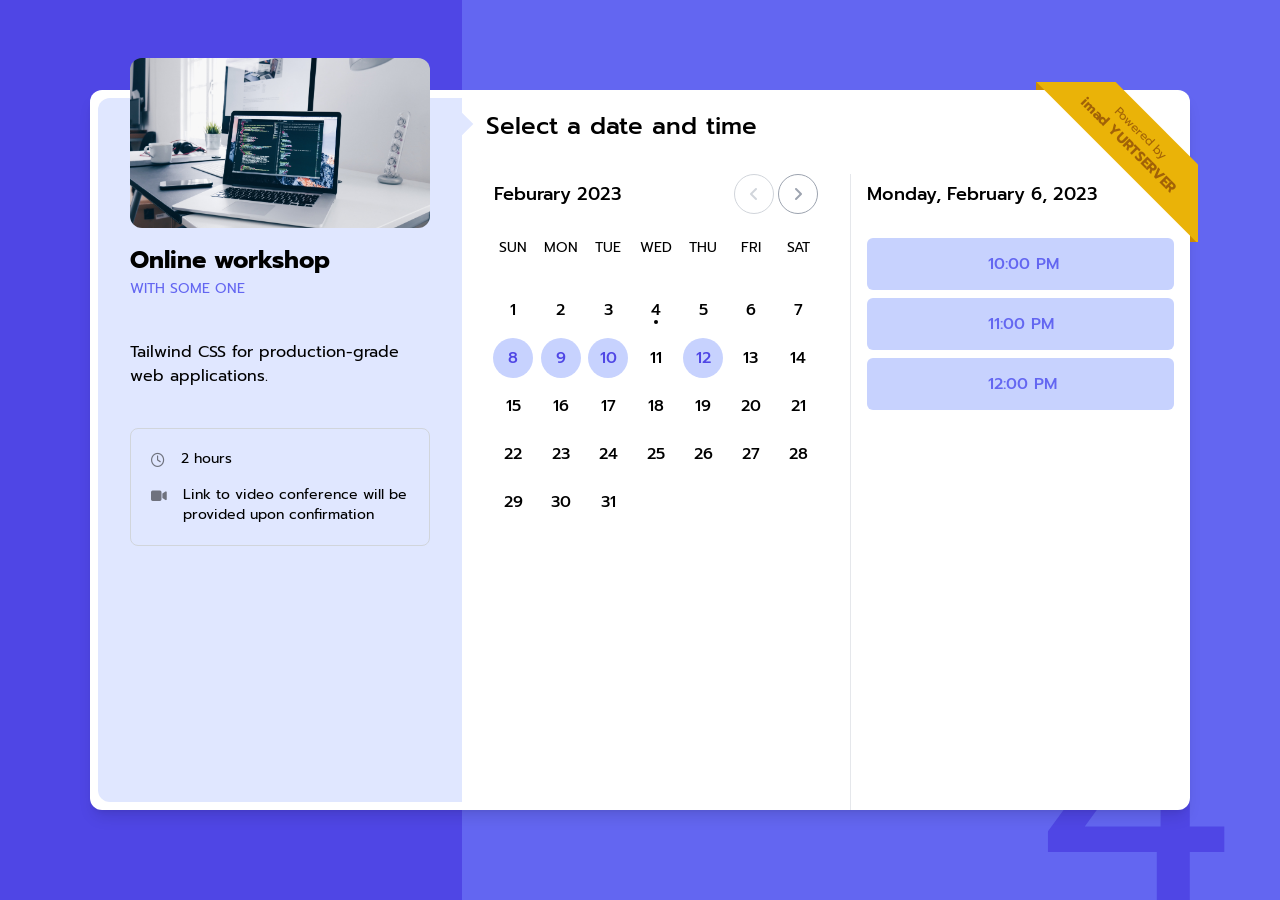
<file: index.html>
<!DOCTYPE html>
<html lang="en">
  <head>
    <meta charset="UTF-8" />
    <link rel="icon" type="image/svg+xml" href="/vite.svg" />
    <meta name="viewport" content="width=device-width, initial-scale=1.0" />
    <title>Vite App</title>
    <link rel="preconnect" href="https://fonts.googleapis.com" />
    <link rel="preconnect" href="https://fonts.gstatic.com" crossorigin />
    <link rel="stylesheet" href="https://cdnjs.cloudflare.com/ajax/libs/font-awesome/6.2.1/css/all.min.css" />
    <link href="https://fonts.googleapis.com/css2?family=Prompt:wght@100;200;300;400;500;600;700;800;900&display=swap" rel="stylesheet" />
    <style>
      body {
        font-family: "Prompt", sans-serif;
      }
    </style>
    <script type="module" crossorigin src="/assets/index-3f57433e.js"></script>
    <link rel="stylesheet" href="/assets/index-01c0b970.css">
  </head>
  <!-- bg-[conic-gradient(at_bottom,_var(--tw-gradient-stops))] from-indigo-500 via-indigo-600 to-indigo-700 -->
  <body class="lg:overflow-hidden bg-indigo-600 relative">
    <div class="h-screen overflow-hidden max-[1025px]:h-full max-[1225px]:py-20 max-[1225px]:px-5 flex items-center justify-center relative z-10">
      <div class="absolute text-[20rem] bottom-[-140px] right-12 text-indigo-600 max-lg:hidden z-0" id="currentDay">15</div>

      <div class="container">
        <div class="bg-white rounded-xl shadow-lg flex max-lg:flex-col gap-4 max-w-[1100px] mx-auto min-h-[700px] relative">
          <!-- Ribbon -->
          <div
            class="absolute -top-2 -right-2 h-40 w-48 overflow-hidden after:absolute after:top-0 after:left-[30px] after:z-[10] after:border-4 after:border-yellow-600 before:absolute before:right-0 before:bottom-[0px] before:z-[10] before:border-4 before:border-yellow-600"
          >
            <div class="absolute -right-20 top-[30px] w-72 rotate-45 bg-yellow-500 py-2.5 text-center z-20 text-white">
              <div class="text-xs text-yellow-700">Powered by</div>
              <div class="text-sm text-yellow-700 font-bold">imad YURTSERVER</div>
            </div>
          </div>
          <div class="p-2 max-lg:w-full w-[35%] relative">
            <div class="max-lg:hidden bg-indigo-600 w-screen h-screen right-2 top-1/2 transform -translate-y-1/2 absolute -z-[1]"></div>
            <div class="h-full bg-indigo-100 relative px-8 flex items-center justify-start flex-col rounded-tl-xl md:rounded-bl-xl rounded-tr-xl md:rounded-tr-none">
              <div class="max-lg:hidden w-4 h-4 bg-indigo-100 absolute top-[18px] right-[-8px] transfrom rotate-45"></div>
              <div class="transform -translate-y-10 lg:w-full max-lg:w-[250px] mr-auto h-[170px] overflow-hidden rounded-xl"><img src="/assets/image-e78cc360.jpg" class="transfrom hover:scale-[1.2] hover:rotate-2 transition-all w-full h-full object-cover" alt="image" /></div>
              <div class="transform -translate-y-6">
                <div>
                  <h2 class="font-bold text-2xl">Online workshop</h2>
                  <span class="font-normal text-indigo-500 text-sm">WITH SOME ONE</span>
                </div>
                <p class="my-10">Tailwind CSS for production-grade web applications.</p>
                <div class="border border-gray-300 rounded-lg p-5">
                  <div class="flex items-start gap-4 text-black mb-4 text-sm"><i class="mt-1 fa-regular fa-clock opacity-50"></i> 2 hours</div>
                  <div class="flex items-start gap-4 text-black text-sm"><i class="mt-1 fa-solid fa-video opacity-50"></i> Link to video conference will be provided upon confirmation</div>
                </div>
              </div>
            </div>
          </div>
          <div class="max-lg:w-full w-[65%] pt-5 max-[1225px]:p-5 relative">
            <div class="max-lg:hidden bg-indigo-500 w-screen h-screen left-[-24px] top-1/2 transform -translate-y-1/2 absolute -z-[1]"></div>
            <div class="overflow-hidden lg:h-[700px] max-lg:min-h-[700px]">
              <h2 class="font-medium text-2xl mb-8">Select a date and time</h2>
              <div class="grid grid-cols-2 gap-6 h-full">
                <div class="max-md:col-span-2">
                  <div class="flex justify-between items-center mb-6 px-2">
                    <div class="text-lg font-medium">Feburary 2023</div>
                    <div class="flex gap-1">
                      <button class="bg-white border-gray-300 border rounded-full w-10 h-10 flex items-center justify-center"><i class="text-gray-300 fa-solid fa-angle-left"></i></button>
                      <button class="bg-white border-gray-400 border rounded-full w-10 h-10 flex items-center justify-center"><i class="text-gray-400 fa-solid fa-angle-right"></i></button>
                    </div>
                  </div>
                  <!-- Calendar -->
                  <div class="grid grid-cols-7 gap-2 justify-items-center px-2" id="days">
                    <div class="text-sm mb-6">SUN</div>
                    <div class="text-sm mb-6">MON</div>
                    <div class="text-sm mb-6">TUE</div>
                    <div class="text-sm mb-6">WED</div>
                    <div class="text-sm mb-6">THU</div>
                    <div class="text-sm mb-6">FRI</div>
                    <div class="text-sm mb-6">SAT</div>
                    <!-- Days -->
                  </div>
                </div>
                <div class="max-md:col-span-2 md:border-l h-full md:px-4 px-2">
                  <div class="mb-6 h-10 flex items-center">
                    <div class="text-lg font-medium">Monday, February 6, 2023</div>
                  </div>
                  <div class="flex flex-col gap-2 group">
                    <label
                      for="time1"
                      class="relative hover:text-white group-[.time-full]:bg-gray-200 group-[.time-full]:text-black time-btn rounded-md group overflow-hidden peer-checked:text-white bg-stripes bg-indigo-200 hover:bg-indigo-600 text-indigo-500 py-2 font-medium cursor-pointer flex items-center justify-center gap-10 px-5"
                    >
                      <input class="hidden peer" type="radio" id="time1" name="time" />
                      <!-- BG TO ANIMATE -->
                      <div class="hidden transform moving-animation group-hover:block peer-checked:block bg-stripes opacity-20 bg-stripes-indigo-200 absolute w-[1000px] h-full"></div>
                      <span class="transfrom peer-checked:translate-x-0 translate-x-full transition-all w-full">10:00 PM</span>
                      <button class="transfrom translate-x-96 peer-checked:translate-x-0 transition-all w-full bg-indigo-200 text-indigo-600 px-5 py-2 rounded-md text-sm">Confirm</button>
                    </label>
                    <label
                      for="time2"
                      class="relative hover:text-white group-[.time-full]:bg-gray-200 group-[.time-full]:text-black time-btn rounded-md group overflow-hidden peer-checked:text-white bg-stripes bg-indigo-200 hover:bg-indigo-600 text-indigo-500 py-2 font-medium cursor-pointer flex items-center justify-center gap-10 px-5"
                    >
                      <input class="hidden peer" type="radio" id="time2" name="time" />
                      <!-- BG TO ANIMATE -->
                      <div class="hidden transform moving-animation group-hover:block peer-checked:block bg-stripes opacity-20 bg-stripes-indigo-200 absolute w-[1000px] h-full"></div>
                      <span class="transfrom peer-checked:translate-x-0 translate-x-full transition-all w-full">11:00 PM</span>
                      <button class="transfrom translate-x-96 peer-checked:translate-x-0 transition-all w-full bg-indigo-200 text-indigo-600 px-5 py-2 rounded-md text-sm">Confirm</button>
                    </label>
                    <label
                      for="time3"
                      class="relative hover:text-white group-[.time-full]:bg-gray-200 group-[.time-full]:text-black time-btn rounded-md group overflow-hidden peer-checked:text-white bg-stripes bg-indigo-200 hover:bg-indigo-600 text-indigo-500 py-2 font-medium cursor-pointer flex items-center justify-center gap-10 px-5"
                    >
                      <input class="hidden peer" type="radio" id="time3" name="time" />
                      <!-- BG TO ANIMATE -->
                      <div class="hidden transform moving-animation group-hover:block peer-checked:block bg-stripes opacity-20 bg-stripes-indigo-200 absolute w-[1000px] h-full"></div>
                      <span class="transfrom peer-checked:translate-x-0 translate-x-full transition-all w-full">12:00 PM</span>
                      <button class="transfrom translate-x-96 peer-checked:translate-x-0 transition-all w-full bg-indigo-200 text-indigo-600 px-5 py-2 rounded-md text-sm">Confirm</button>
                    </label>
                  </div>
                </div>
              </div>
            </div>
          </div>
        </div>
      </div>
    </div>

    <script>
      window.onbeforeunload = function () {
        window.scrollTo(0, 0);
      };
      let currentDay = document.querySelector("#currentDay");
      currentDay.innerHTML = new Date().getDate();
      for (let index = 1; index < 32; index++) {
        document.querySelector("#days").innerHTML += `<button id="day-${index}" class="day group overflow-hidden relative ${index == new Date().getDate() ? "current-day" : ""} ${
          index == 8 || index == 9 || index == 10 || index == 12 ? "locked-day" : ""
        } font-medium w-10 h-10 rounded-full hover:bg-indigo-600 hover:text-white flex items-center justify-center transition-all focus:ring-offset-2 focus:ring-2 focus:ring-indigo-200 outline-none">
        ${index}
        <div class="hidden transform moving-animation group-[.selected-day]:block  bg-stripes opacity-20 bg-stripes-indigo-100 absolute  w-[400px] h-full"></div>
        </button>`;
      }
      let days = document.querySelectorAll(".day");
      days.forEach((day) => {
        day.addEventListener("click", () => {
          days.forEach((dy) => dy.classList.remove("selected-day"));
          day.classList.toggle("selected-day");

          currentDay.innerHTML = day.textContent;
        });
      });

      let times = document.querySelectorAll(".time-btn");
      times.forEach((time) => {
        time.addEventListener("click", () => {
          times.forEach((ty) => {
            ty.classList.add("text-indigo-500");
            ty.classList.remove("text-white");
            ty.classList.remove("bg-indigo-600");
            ty.classList.add("bg-indigo-200");
          });
          time.classList.remove("bg-indigo-200");
          time.classList.remove("text-indigo-500");
          time.classList.toggle("bg-indigo-600");
          time.classList.add("text-white");
        });
      });
    </script>
    
  </body>
</html>
</file>
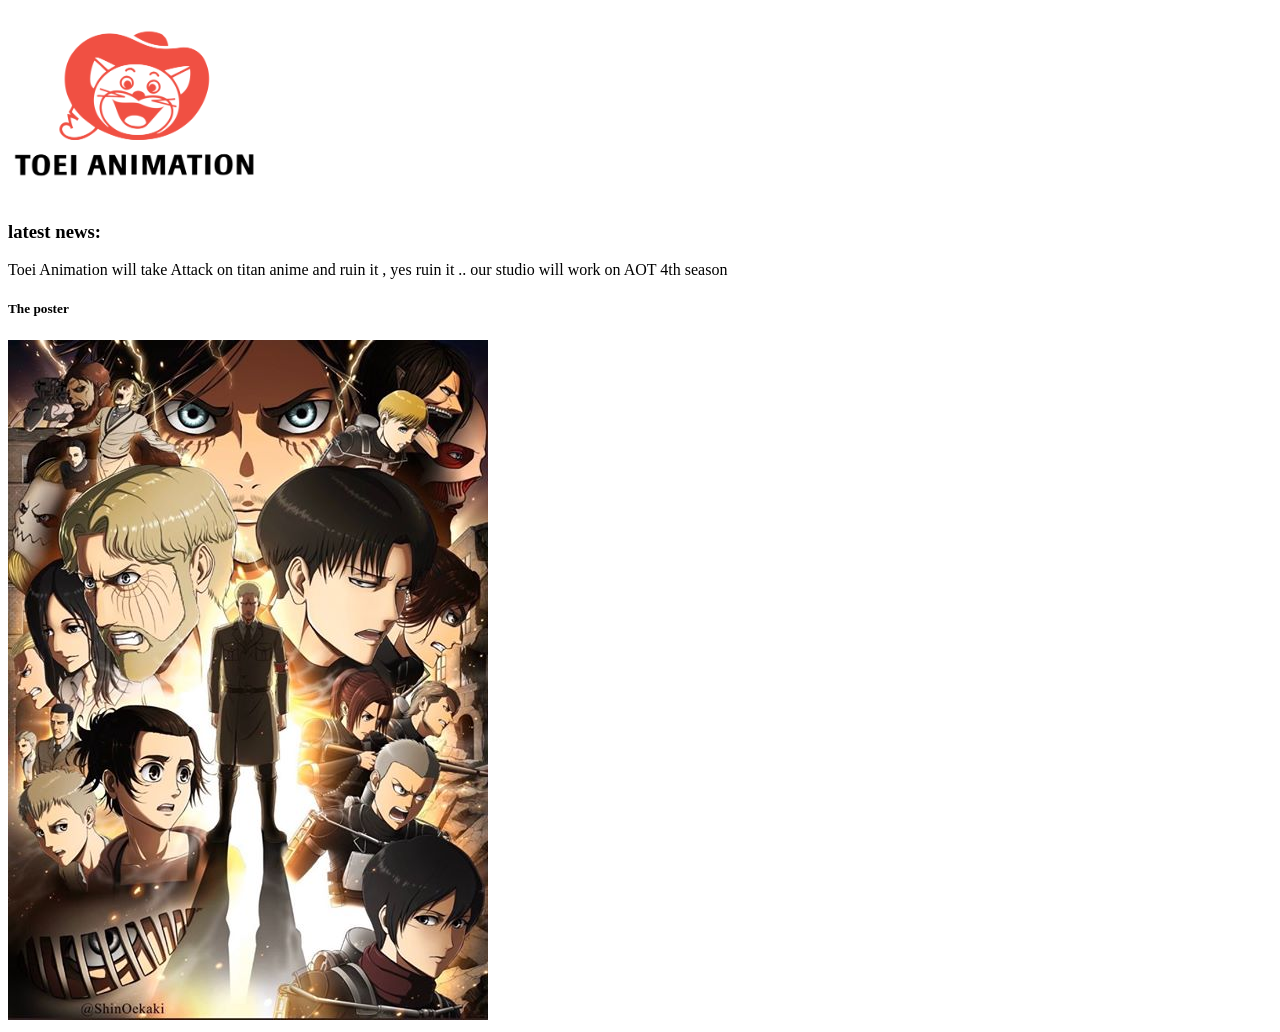
<file: toei/index.html>
<!DOCTYPE html>
<html lang="en">
<head>
    <meta charset="UTF-8">
    <meta name="viewport" content="width=device-width, initial-scale=1.0">
    <title>Toei Animation</title>
    <style>
        .logo{
            width: 20%;
        }
    </style>
</head>
<body>
<img class="logo" src="./logo.png" alt="">
<h3>latest news:</h3>
<p>Toei Animation will take Attack on titan anime and ruin it , yes ruin it .. our studio will work on AOT 4th season</p>
<h5>The poster</h5>
<img src="./aot.jpg" alt="">
</body>
</html>
</file>
<file: assets/index-01c0b970.css>
@tailwind base;*,:before,:after{box-sizing:border-box;border-width:0;border-style:solid;border-color:#e5e7eb}:before,:after{--tw-content: ""}html{line-height:1.5;-webkit-text-size-adjust:100%;-moz-tab-size:4;-o-tab-size:4;tab-size:4;font-family:ui-sans-serif,system-ui,-apple-system,BlinkMacSystemFont,Segoe UI,Roboto,Helvetica Neue,Arial,Noto Sans,sans-serif,"Apple Color Emoji","Segoe UI Emoji",Segoe UI Symbol,"Noto Color Emoji";font-feature-settings:normal}body{margin:0;line-height:inherit}hr{height:0;color:inherit;border-top-width:1px}abbr:where([title]){-webkit-text-decoration:underline dotted;text-decoration:underline dotted}h1,h2,h3,h4,h5,h6{font-size:inherit;font-weight:inherit}a{color:inherit;text-decoration:inherit}b,strong{font-weight:bolder}code,kbd,samp,pre{font-family:ui-monospace,SFMono-Regular,Menlo,Monaco,Consolas,Liberation Mono,Courier New,monospace;font-size:1em}small{font-size:80%}sub,sup{font-size:75%;line-height:0;position:relative;vertical-align:baseline}sub{bottom:-.25em}sup{top:-.5em}table{text-indent:0;border-color:inherit;border-collapse:collapse}button,input,optgroup,select,textarea{font-family:inherit;font-size:100%;font-weight:inherit;line-height:inherit;color:inherit;margin:0;padding:0}button,select{text-transform:none}button,[type=button],[type=reset],[type=submit]{-webkit-appearance:button;background-color:transparent;background-image:none}:-moz-focusring{outline:auto}:-moz-ui-invalid{box-shadow:none}progress{vertical-align:baseline}::-webkit-inner-spin-button,::-webkit-outer-spin-button{height:auto}[type=search]{-webkit-appearance:textfield;outline-offset:-2px}::-webkit-search-decoration{-webkit-appearance:none}::-webkit-file-upload-button{-webkit-appearance:button;font:inherit}summary{display:list-item}blockquote,dl,dd,h1,h2,h3,h4,h5,h6,hr,figure,p,pre{margin:0}fieldset{margin:0;padding:0}legend{padding:0}ol,ul,menu{list-style:none;margin:0;padding:0}textarea{resize:vertical}input::-moz-placeholder,textarea::-moz-placeholder{opacity:1;color:#9ca3af}input::placeholder,textarea::placeholder{opacity:1;color:#9ca3af}button,[role=button]{cursor:pointer}:disabled{cursor:default}img,svg,video,canvas,audio,iframe,embed,object{display:block;vertical-align:middle}img,video{max-width:100%;height:auto}[hidden]{display:none}*,:before,:after{--tw-border-spacing-x: 0;--tw-border-spacing-y: 0;--tw-translate-x: 0;--tw-translate-y: 0;--tw-rotate: 0;--tw-skew-x: 0;--tw-skew-y: 0;--tw-scale-x: 1;--tw-scale-y: 1;--tw-pan-x: ;--tw-pan-y: ;--tw-pinch-zoom: ;--tw-scroll-snap-strictness: proximity;--tw-ordinal: ;--tw-slashed-zero: ;--tw-numeric-figure: ;--tw-numeric-spacing: ;--tw-numeric-fraction: ;--tw-ring-inset: ;--tw-ring-offset-width: 0px;--tw-ring-offset-color: #fff;--tw-ring-color: rgb(59 130 246 / .5);--tw-ring-offset-shadow: 0 0 #0000;--tw-ring-shadow: 0 0 #0000;--tw-shadow: 0 0 #0000;--tw-shadow-colored: 0 0 #0000;--tw-blur: ;--tw-brightness: ;--tw-contrast: ;--tw-grayscale: ;--tw-hue-rotate: ;--tw-invert: ;--tw-saturate: ;--tw-sepia: ;--tw-drop-shadow: ;--tw-backdrop-blur: ;--tw-backdrop-brightness: ;--tw-backdrop-contrast: ;--tw-backdrop-grayscale: ;--tw-backdrop-hue-rotate: ;--tw-backdrop-invert: ;--tw-backdrop-opacity: ;--tw-backdrop-saturate: ;--tw-backdrop-sepia: }::backdrop{--tw-border-spacing-x: 0;--tw-border-spacing-y: 0;--tw-translate-x: 0;--tw-translate-y: 0;--tw-rotate: 0;--tw-skew-x: 0;--tw-skew-y: 0;--tw-scale-x: 1;--tw-scale-y: 1;--tw-pan-x: ;--tw-pan-y: ;--tw-pinch-zoom: ;--tw-scroll-snap-strictness: proximity;--tw-ordinal: ;--tw-slashed-zero: ;--tw-numeric-figure: ;--tw-numeric-spacing: ;--tw-numeric-fraction: ;--tw-ring-inset: ;--tw-ring-offset-width: 0px;--tw-ring-offset-color: #fff;--tw-ring-color: rgb(59 130 246 / .5);--tw-ring-offset-shadow: 0 0 #0000;--tw-ring-shadow: 0 0 #0000;--tw-shadow: 0 0 #0000;--tw-shadow-colored: 0 0 #0000;--tw-blur: ;--tw-brightness: ;--tw-contrast: ;--tw-grayscale: ;--tw-hue-rotate: ;--tw-invert: ;--tw-saturate: ;--tw-sepia: ;--tw-drop-shadow: ;--tw-backdrop-blur: ;--tw-backdrop-brightness: ;--tw-backdrop-contrast: ;--tw-backdrop-grayscale: ;--tw-backdrop-hue-rotate: ;--tw-backdrop-invert: ;--tw-backdrop-opacity: ;--tw-backdrop-saturate: ;--tw-backdrop-sepia: }.container{width:100%}@media (min-width: 640px){.container{max-width:640px}}@media (min-width: 768px){.container{max-width:768px}}@media (min-width: 1024px){.container{max-width:1024px}}@media (min-width: 1280px){.container{max-width:1280px}}@media (min-width: 1536px){.container{max-width:1536px}}.locked-day{--tw-bg-opacity: 1;background-color:rgb(199 210 254 / var(--tw-bg-opacity));--tw-text-opacity: 1;color:rgb(79 70 229 / var(--tw-text-opacity))}.selected-day{position:relative!important;--tw-bg-opacity: 1 !important;background-color:rgb(79 70 229 / var(--tw-bg-opacity))!important;--tw-text-opacity: 1 !important;color:rgb(255 255 255 / var(--tw-text-opacity))!important}.time-full{pointer-events:none;--tw-blur: blur(4px);filter:var(--tw-blur) var(--tw-brightness) var(--tw-contrast) var(--tw-grayscale) var(--tw-hue-rotate) var(--tw-invert) var(--tw-saturate) var(--tw-sepia) var(--tw-drop-shadow)}.absolute{position:absolute}.relative{position:relative}.bottom-\[-140px\]{bottom:-140px}.right-12{right:3rem}.-top-2{top:-.5rem}.-right-2{right:-.5rem}.-right-20{right:-5rem}.top-\[30px\]{top:30px}.right-2{right:.5rem}.top-1\/2{top:50%}.top-\[18px\]{top:18px}.right-\[-8px\]{right:-8px}.left-\[-24px\]{left:-24px}.z-10{z-index:10}.z-0{z-index:0}.z-20{z-index:20}.-z-\[1\]{z-index:-1}.mx-auto{margin-left:auto;margin-right:auto}.my-10{margin-top:2.5rem;margin-bottom:2.5rem}.mr-auto{margin-right:auto}.mb-4{margin-bottom:1rem}.mt-1{margin-top:.25rem}.mb-8{margin-bottom:2rem}.mb-6{margin-bottom:1.5rem}.flex{display:flex}.grid{display:grid}.hidden{display:none}.h-screen{height:100vh}.h-40{height:10rem}.h-full{height:100%}.h-4{height:1rem}.h-\[170px\]{height:170px}.h-10{height:2.5rem}.min-h-\[700px\]{min-height:700px}.w-48{width:12rem}.w-72{width:18rem}.w-\[35\%\]{width:35%}.w-screen{width:100vw}.w-4{width:1rem}.w-full{width:100%}.w-\[65\%\]{width:65%}.w-10{width:2.5rem}.w-\[1000px\]{width:1000px}.w-\[400px\]{width:400px}.max-w-\[1100px\]{max-width:1100px}.-translate-y-1\/2{--tw-translate-y: -50%;transform:translate(var(--tw-translate-x),var(--tw-translate-y)) rotate(var(--tw-rotate)) skew(var(--tw-skew-x)) skewY(var(--tw-skew-y)) scaleX(var(--tw-scale-x)) scaleY(var(--tw-scale-y))}.-translate-y-10{--tw-translate-y: -2.5rem;transform:translate(var(--tw-translate-x),var(--tw-translate-y)) rotate(var(--tw-rotate)) skew(var(--tw-skew-x)) skewY(var(--tw-skew-y)) scaleX(var(--tw-scale-x)) scaleY(var(--tw-scale-y))}.-translate-y-6{--tw-translate-y: -1.5rem;transform:translate(var(--tw-translate-x),var(--tw-translate-y)) rotate(var(--tw-rotate)) skew(var(--tw-skew-x)) skewY(var(--tw-skew-y)) scaleX(var(--tw-scale-x)) scaleY(var(--tw-scale-y))}.translate-x-full{--tw-translate-x: 100%;transform:translate(var(--tw-translate-x),var(--tw-translate-y)) rotate(var(--tw-rotate)) skew(var(--tw-skew-x)) skewY(var(--tw-skew-y)) scaleX(var(--tw-scale-x)) scaleY(var(--tw-scale-y))}.translate-x-96{--tw-translate-x: 24rem;transform:translate(var(--tw-translate-x),var(--tw-translate-y)) rotate(var(--tw-rotate)) skew(var(--tw-skew-x)) skewY(var(--tw-skew-y)) scaleX(var(--tw-scale-x)) scaleY(var(--tw-scale-y))}.rotate-45{--tw-rotate: 45deg;transform:translate(var(--tw-translate-x),var(--tw-translate-y)) rotate(var(--tw-rotate)) skew(var(--tw-skew-x)) skewY(var(--tw-skew-y)) scaleX(var(--tw-scale-x)) scaleY(var(--tw-scale-y))}.transform{transform:translate(var(--tw-translate-x),var(--tw-translate-y)) rotate(var(--tw-rotate)) skew(var(--tw-skew-x)) skewY(var(--tw-skew-y)) scaleX(var(--tw-scale-x)) scaleY(var(--tw-scale-y))}.cursor-pointer{cursor:pointer}.grid-cols-2{grid-template-columns:repeat(2,minmax(0,1fr))}.grid-cols-7{grid-template-columns:repeat(7,minmax(0,1fr))}.flex-col{flex-direction:column}.items-start{align-items:flex-start}.items-center{align-items:center}.justify-start{justify-content:flex-start}.justify-center{justify-content:center}.justify-between{justify-content:space-between}.justify-items-center{justify-items:center}.gap-4{gap:1rem}.gap-6{gap:1.5rem}.gap-1{gap:.25rem}.gap-2{gap:.5rem}.gap-10{gap:2.5rem}.overflow-hidden{overflow:hidden}.rounded-xl{border-radius:.75rem}.rounded-lg{border-radius:.5rem}.rounded-full{border-radius:9999px}.rounded-md{border-radius:.375rem}.rounded-tl-xl{border-top-left-radius:.75rem}.rounded-tr-xl{border-top-right-radius:.75rem}.border{border-width:1px}.border-gray-300{--tw-border-opacity: 1;border-color:rgb(209 213 219 / var(--tw-border-opacity))}.border-gray-400{--tw-border-opacity: 1;border-color:rgb(156 163 175 / var(--tw-border-opacity))}.bg-indigo-600{--tw-bg-opacity: 1;background-color:rgb(79 70 229 / var(--tw-bg-opacity))}.bg-white{--tw-bg-opacity: 1;background-color:rgb(255 255 255 / var(--tw-bg-opacity))}.bg-yellow-500{--tw-bg-opacity: 1;background-color:rgb(234 179 8 / var(--tw-bg-opacity))}.bg-indigo-100{--tw-bg-opacity: 1;background-color:rgb(224 231 255 / var(--tw-bg-opacity))}.bg-indigo-500{--tw-bg-opacity: 1;background-color:rgb(99 102 241 / var(--tw-bg-opacity))}.bg-indigo-200{--tw-bg-opacity: 1;background-color:rgb(199 210 254 / var(--tw-bg-opacity))}.bg-\[conic-gradient\(at_bottom\,_var\(--tw-gradient-stops\)\)\]{background-image:conic-gradient(at bottom,var(--tw-gradient-stops))}.from-indigo-500{--tw-gradient-from: #6366f1;--tw-gradient-to: rgb(99 102 241 / 0);--tw-gradient-stops: var(--tw-gradient-from), var(--tw-gradient-to)}.via-indigo-600{--tw-gradient-to: rgb(79 70 229 / 0);--tw-gradient-stops: var(--tw-gradient-from), #4f46e5, var(--tw-gradient-to)}.to-indigo-700{--tw-gradient-to: #4338ca}.object-cover{-o-object-fit:cover;object-fit:cover}.p-2{padding:.5rem}.p-5{padding:1.25rem}.py-2\.5{padding-top:.625rem;padding-bottom:.625rem}.py-2{padding-top:.5rem;padding-bottom:.5rem}.px-8{padding-left:2rem;padding-right:2rem}.px-2{padding-left:.5rem;padding-right:.5rem}.px-5{padding-left:1.25rem;padding-right:1.25rem}.pt-5{padding-top:1.25rem}.text-center{text-align:center}.text-\[20rem\]{font-size:20rem}.text-xs{font-size:.75rem;line-height:1rem}.text-sm{font-size:.875rem;line-height:1.25rem}.text-2xl{font-size:1.5rem;line-height:2rem}.text-lg{font-size:1.125rem;line-height:1.75rem}.font-bold{font-weight:700}.font-normal{font-weight:400}.font-medium{font-weight:500}.text-indigo-600{--tw-text-opacity: 1;color:rgb(79 70 229 / var(--tw-text-opacity))}.text-white{--tw-text-opacity: 1;color:rgb(255 255 255 / var(--tw-text-opacity))}.text-yellow-700{--tw-text-opacity: 1;color:rgb(161 98 7 / var(--tw-text-opacity))}.text-indigo-500{--tw-text-opacity: 1;color:rgb(99 102 241 / var(--tw-text-opacity))}.text-black{--tw-text-opacity: 1;color:rgb(0 0 0 / var(--tw-text-opacity))}.text-gray-300{--tw-text-opacity: 1;color:rgb(209 213 219 / var(--tw-text-opacity))}.text-gray-400{--tw-text-opacity: 1;color:rgb(156 163 175 / var(--tw-text-opacity))}.opacity-50{opacity:.5}.opacity-20{opacity:.2}.shadow-lg{--tw-shadow: 0 10px 15px -3px rgb(0 0 0 / .1), 0 4px 6px -4px rgb(0 0 0 / .1);--tw-shadow-colored: 0 10px 15px -3px var(--tw-shadow-color), 0 4px 6px -4px var(--tw-shadow-color);box-shadow:var(--tw-ring-offset-shadow, 0 0 #0000),var(--tw-ring-shadow, 0 0 #0000),var(--tw-shadow)}.outline-none{outline:2px solid transparent;outline-offset:2px}.transition-all{transition-property:all;transition-timing-function:cubic-bezier(.4,0,.2,1);transition-duration:.15s}.bg-stripes{background-image:linear-gradient(45deg,var(--stripes-color) 12.5%,transparent 12.5%,transparent 50%,var(--stripes-color) 50%,var(--stripes-color) 62.5%,transparent 62.5%,transparent 100%);background-size:7.66px 7.66px}.bg-stripes-indigo-100{--stripes-color: #e0e7ff}.bg-stripes-indigo-200{--stripes-color: #c7d2fe}.current-day:before{content:"";width:4px;height:4px;position:absolute;border-radius:50%;background-color:currentColor;bottom:6px}@keyframes MOVE-BG{0%{transform:translate(0)}to{transform:translate(46px)}}.moving-animation{animation-name:MOVE-BG;animation-duration:3s;animation-timing-function:linear;animation-iteration-count:infinite}.before\:absolute:before{content:var(--tw-content);position:absolute}.before\:right-0:before{content:var(--tw-content);right:0px}.before\:bottom-\[0px\]:before{content:var(--tw-content);bottom:0px}.before\:z-\[10\]:before{content:var(--tw-content);z-index:10}.before\:border-4:before{content:var(--tw-content);border-width:4px}.before\:border-yellow-600:before{content:var(--tw-content);--tw-border-opacity: 1;border-color:rgb(202 138 4 / var(--tw-border-opacity))}.after\:absolute:after{content:var(--tw-content);position:absolute}.after\:top-0:after{content:var(--tw-content);top:0px}.after\:left-\[30px\]:after{content:var(--tw-content);left:30px}.after\:z-\[10\]:after{content:var(--tw-content);z-index:10}.after\:border-4:after{content:var(--tw-content);border-width:4px}.after\:border-yellow-600:after{content:var(--tw-content);--tw-border-opacity: 1;border-color:rgb(202 138 4 / var(--tw-border-opacity))}.hover\:rotate-2:hover{--tw-rotate: 2deg;transform:translate(var(--tw-translate-x),var(--tw-translate-y)) rotate(var(--tw-rotate)) skew(var(--tw-skew-x)) skewY(var(--tw-skew-y)) scaleX(var(--tw-scale-x)) scaleY(var(--tw-scale-y))}.hover\:scale-\[1\.2\]:hover{--tw-scale-x: 1.2;--tw-scale-y: 1.2;transform:translate(var(--tw-translate-x),var(--tw-translate-y)) rotate(var(--tw-rotate)) skew(var(--tw-skew-x)) skewY(var(--tw-skew-y)) scaleX(var(--tw-scale-x)) scaleY(var(--tw-scale-y))}.hover\:bg-indigo-600:hover{--tw-bg-opacity: 1;background-color:rgb(79 70 229 / var(--tw-bg-opacity))}.hover\:text-white:hover{--tw-text-opacity: 1;color:rgb(255 255 255 / var(--tw-text-opacity))}.focus\:ring-2:focus{--tw-ring-offset-shadow: var(--tw-ring-inset) 0 0 0 var(--tw-ring-offset-width) var(--tw-ring-offset-color);--tw-ring-shadow: var(--tw-ring-inset) 0 0 0 calc(2px + var(--tw-ring-offset-width)) var(--tw-ring-color);box-shadow:var(--tw-ring-offset-shadow),var(--tw-ring-shadow),var(--tw-shadow, 0 0 #0000)}.focus\:ring-indigo-200:focus{--tw-ring-opacity: 1;--tw-ring-color: rgb(199 210 254 / var(--tw-ring-opacity))}.focus\:ring-offset-2:focus{--tw-ring-offset-width: 2px}.group:hover .group-hover\:block,.group.selected-day .group-\[\.selected-day\]\:block{display:block}.group.time-full .group-\[\.time-full\]\:bg-gray-200{--tw-bg-opacity: 1;background-color:rgb(229 231 235 / var(--tw-bg-opacity))}.group.time-full .group-\[\.time-full\]\:text-black{--tw-text-opacity: 1;color:rgb(0 0 0 / var(--tw-text-opacity))}.peer:checked~.peer-checked\:block{display:block}.peer:checked~.peer-checked\:translate-x-0{--tw-translate-x: 0px;transform:translate(var(--tw-translate-x),var(--tw-translate-y)) rotate(var(--tw-rotate)) skew(var(--tw-skew-x)) skewY(var(--tw-skew-y)) scaleX(var(--tw-scale-x)) scaleY(var(--tw-scale-y))}.peer:checked~.peer-checked\:text-white{--tw-text-opacity: 1;color:rgb(255 255 255 / var(--tw-text-opacity))}@media (max-width: 1225px){.max-\[1225px\]\:p-5{padding:1.25rem}.max-\[1225px\]\:py-20{padding-top:5rem;padding-bottom:5rem}.max-\[1225px\]\:px-5{padding-left:1.25rem;padding-right:1.25rem}}@media (max-width: 1025px){.max-\[1025px\]\:h-full{height:100%}}@media not all and (min-width: 1024px){.max-lg\:hidden{display:none}.max-lg\:min-h-\[700px\]{min-height:700px}.max-lg\:w-full{width:100%}.max-lg\:w-\[250px\]{width:250px}.max-lg\:flex-col{flex-direction:column}}@media not all and (min-width: 768px){.max-md\:col-span-2{grid-column:span 2 / span 2}}@media (min-width: 768px){.md\:rounded-bl-xl{border-bottom-left-radius:.75rem}.md\:rounded-tr-none{border-top-right-radius:0}.md\:border-l{border-left-width:1px}.md\:px-4{padding-left:1rem;padding-right:1rem}}@media (min-width: 1024px){.lg\:h-\[700px\]{height:700px}.lg\:w-full{width:100%}.lg\:overflow-hidden{overflow:hidden}}
</file>
